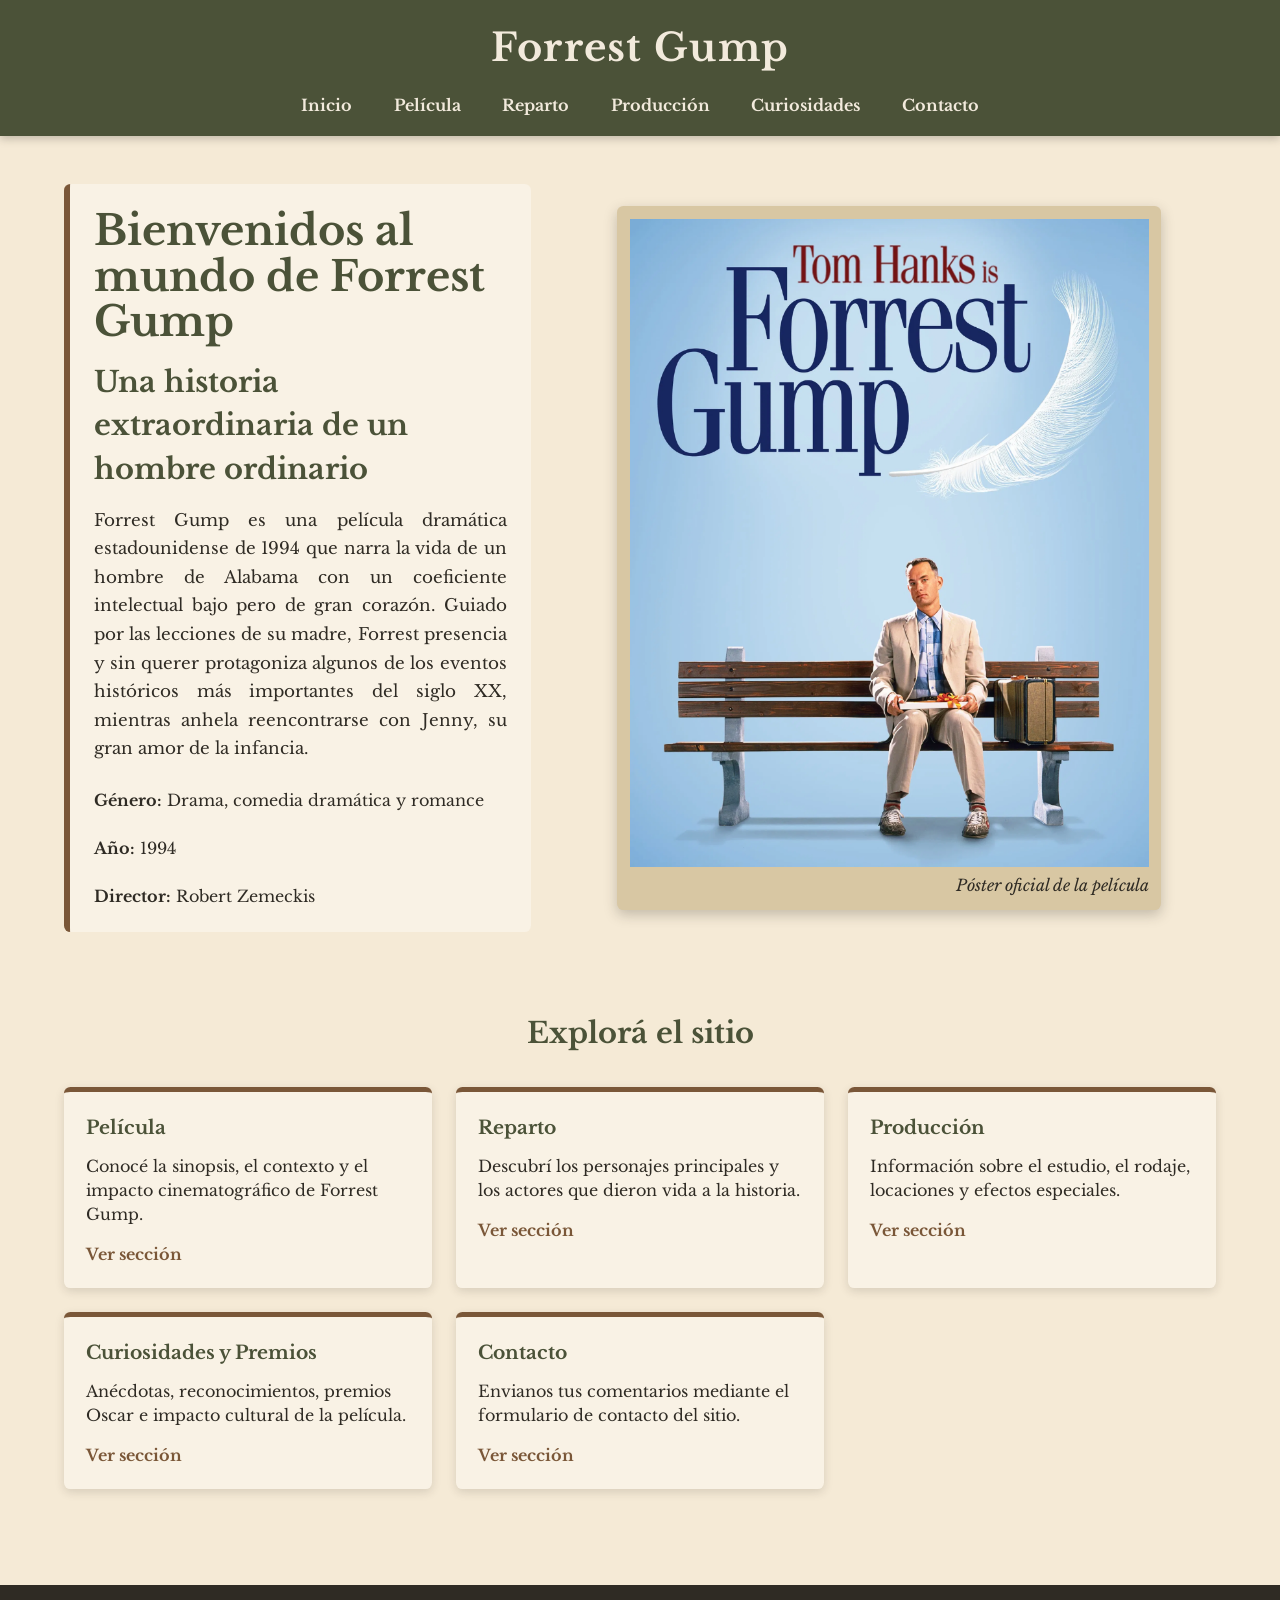
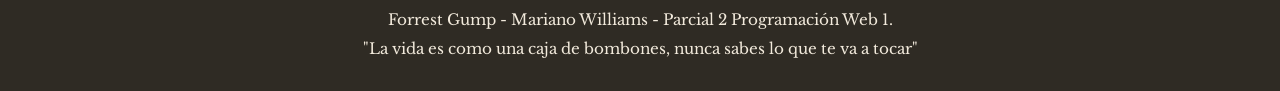
<file: index.html>
<!DOCTYPE html>
<html lang="es">

<head>
    <meta charset="UTF-8">
    <meta name="viewport" content="width=device-width, initial-scale=1.0">
    <title>Forrest Gump - Inicio</title>
    <link rel="icon" type="image/png" href="media/imagenes/favicon.png">
    <link rel="preconnect" href="https://fonts.googleapis.com">
    <link rel="preconnect" href="https://fonts.gstatic.com" crossorigin>
    <link href="https://fonts.googleapis.com/css2?family=Libre+Baskerville:ital,wght@0,400;0,700;1,400&display=swap"
        rel="stylesheet">
    <link rel="stylesheet" href="css/styles.css">
    <link rel="stylesheet" href="css/home.css">
</head>

<body>
    <header>
        <div class="header-contenedor">
            <a href="index.html" class="nombre">Forrest Gump</a>
            <input type="checkbox" id="menu-toggle" class="menu-toggle">

            <label for="menu-toggle" class="menu-boton">☰</label>
            <!--queria mover el cosito de hamburguesa a la izquierda pero no me dio el tiempo, para el final arreglo esto y hago el menu hamburguesa mas coqueto, pero por ahora tenia que enfocarme en entregar a tiempo -->
            <nav>
                <ul>
                    <li><a href="index.html">Inicio</a></li>
                    <li><a href="pelicula.html">Película</a></li>
                    <li><a href="reparto.html">Reparto</a></li>
                    <li><a href="produccion.html">Producción</a></li>
                    <li><a href="curiosidades.html">Curiosidades</a></li>
                    <li><a href="contacto.html">Contacto</a></li>
                </ul>
            </nav>
        </div>
    </header>

    <main>
        <section class="portada">
            <div class="contenedor portada-contenido">
                <article class="portada-texto">
                    <h1 class="tituloPrincipal">Bienvenidos al mundo de Forrest Gump</h1>

                    <h2 class="tituloSeccion">Una historia extraordinaria de un hombre ordinario</h2>

                    <p class="texto-largo textoJustificado">
                        Forrest Gump es una película dramática estadounidense de 1994 que narra la vida de un hombre de
                        Alabama
                        con un coeficiente intelectual bajo pero de gran corazón. Guiado por las lecciones de su madre,
                        Forrest presencia y sin querer protagoniza algunos de los eventos históricos más importantes del
                        siglo XX,
                        mientras anhela reencontrarse con Jenny, su gran amor de la infancia.
                    </p>

                    <p><strong><br>Género:</strong> Drama, comedia dramática y romance</p>
                    <p><strong><br>Año:</strong> 1994</p>
                    <p><strong><br>Director:</strong> Robert Zemeckis</p>
                </article>

                <figure class="portada-imagen">
                    <img src="media/imagenes/forrest-gump-poster.jpg" alt="Póster oficial de Forrest Gump">
                    <figcaption>Póster oficial de la película</figcaption>
                </figure>
            </div>
        </section>

        <section class="accesos">
            <div class="contenedor">
                <h2 class="tituloSeccion">Explorá el sitio</h2>

                <div class="tarjetas">
                    <article>
                        <h3>Película</h3>
                        <p>Conocé la sinopsis, el contexto y el impacto cinematográfico de Forrest Gump.</p>
                        <a href="pelicula.html">Ver sección</a>
                    </article>

                    <article>
                        <h3>Reparto</h3>
                        <p>Descubrí los personajes principales y los actores que dieron vida a la historia.</p>
                        <a href="reparto.html">Ver sección</a>
                    </article>

                    <article>
                        <h3>Producción</h3>
                        <p>Información sobre el estudio, el rodaje, locaciones y efectos especiales.</p>
                        <a href="produccion.html">Ver sección</a>
                    </article>

                    <article>
                        <h3>Curiosidades y Premios</h3>
                        <p>Anécdotas, reconocimientos, premios Oscar e impacto cultural de la película.</p>
                        <a href="curiosidades.html">Ver sección</a>
                    </article>

                    <article>
                        <h3>Contacto</h3>
                        <p>Envianos tus comentarios mediante el formulario de contacto del sitio.</p>
                        <a href="contacto.html">Ver sección</a>
                    </article>
                </div>
            </div>
        </section>
    </main>
    <footer>
        <p> Forrest Gump - Mariano Williams - Parcial 2 Programación Web 1.</p>
        <p>"La vida es como una caja de bombones, nunca sabes lo que te va a tocar"</p>
    </footer>

</body>

</html>
</file>
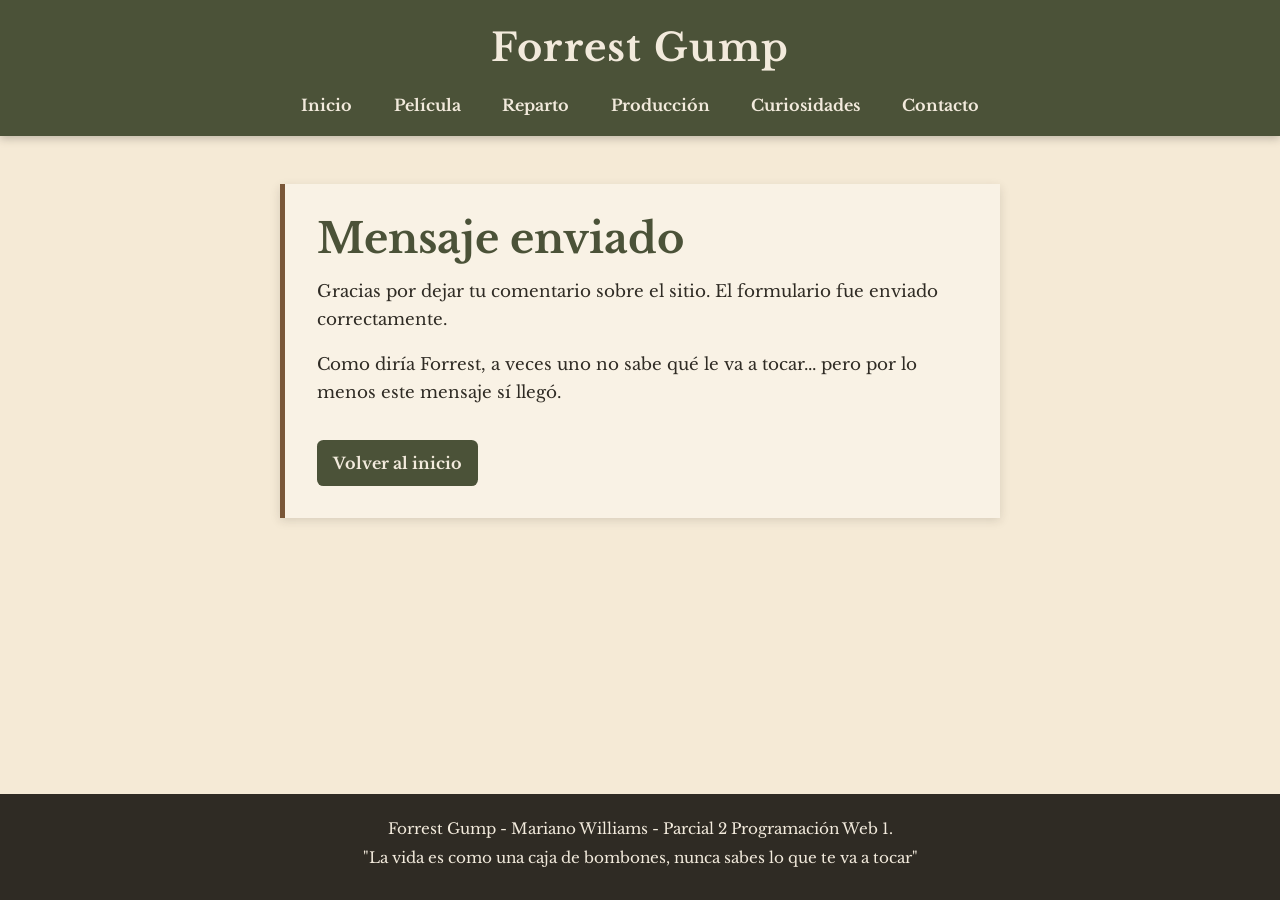
<file: confirmacion.html>
<!DOCTYPE html>
<html lang="es">

<head>
    <meta charset="UTF-8">
    <meta name="viewport" content="width=device-width, initial-scale=1.0">
    <title>Mensaje enviado - Forrest Gump</title>
    <link rel="icon" href="media/imagenes/favicon.png">

    <link rel="preconnect" href="https://fonts.googleapis.com">
    <link rel="preconnect" href="https://fonts.gstatic.com" crossorigin>
    <link href="https://fonts.googleapis.com/css2?family=Libre+Baskerville:ital,wght@0,400;0,700;1,400&display=swap"
        rel="stylesheet">

    <link rel="stylesheet" href="css/styles.css">
    <link rel="stylesheet" href="css/contacto.css">
</head>

<body>
    <header>
        <div class="header-contenedor">
            <a href="index.html" class="nombre">Forrest Gump</a>

            <input type="checkbox" id="menu-toggle" class="menu-toggle">
            <label for="menu-toggle" class="menu-boton">☰</label>

            <nav>
                <ul>
                    <li><a href="index.html">Inicio</a></li>
                    <li><a href="pelicula.html">Película</a></li>
                    <li><a href="reparto.html">Reparto</a></li>
                    <li><a href="produccion.html">Producción</a></li>
                    <li><a href="curiosidades.html">Curiosidades</a></li>
                    <li><a href="contacto.html">Contacto</a></li>
                </ul>
            </nav>
        </div>
    </header>

    <main>
        <section class="confirmacion">
            <div class="contenedor">
                <article class="mensaje-confirmacion">
                    <h1 class="tituloPrincipal">Mensaje enviado</h1>

                    <p class="texto-largo">
                        Gracias por dejar tu comentario sobre el sitio. El formulario fue enviado correctamente.
                    </p>

                    <p class="texto-largo">
                        Como diría Forrest, a veces uno no sabe qué le va a tocar... pero por lo menos este mensaje sí
                        llegó.
                    </p>

                    <a href="index.html" class="boton-volver">Volver al inicio</a>
                </article>
            </div>
        </section>
    </main>

    <footer>
        <div class="contenedor">
            <p>Forrest Gump - Mariano Williams - Parcial 2 Programación Web 1.</p>
            <p>"La vida es como una caja de bombones, nunca sabes lo que te va a tocar"</p>
        </div>
    </footer>
</body>

</html>
</file>
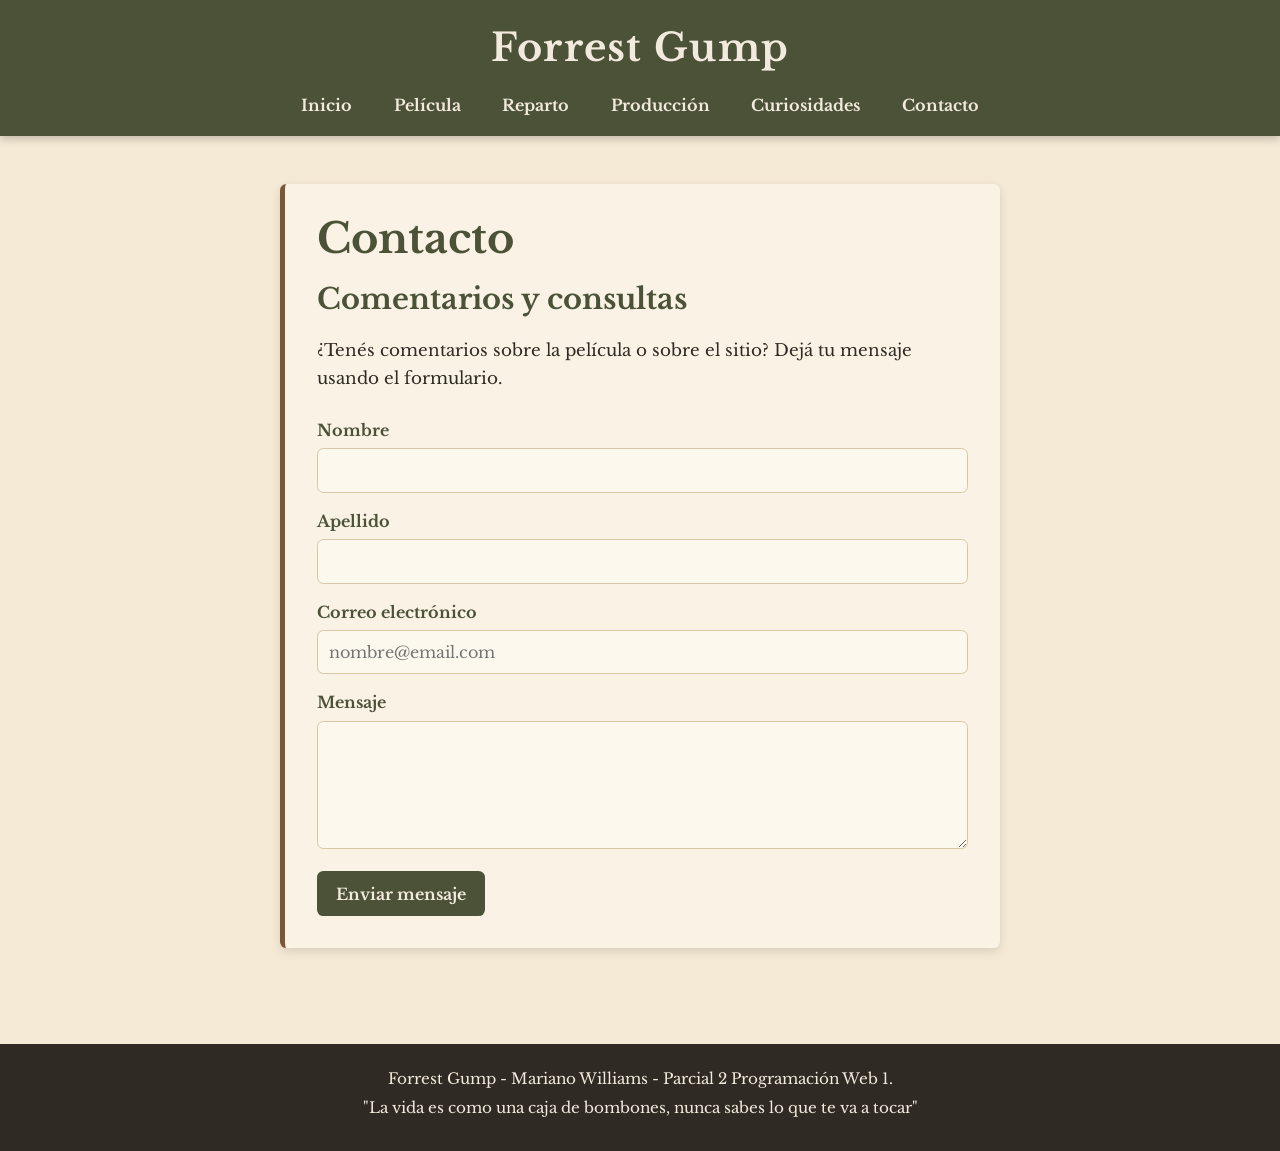
<file: contacto.html>
<!DOCTYPE html>
<html lang="es">

<head>
    <meta charset="UTF-8">
    <meta name="viewport" content="width=device-width, initial-scale=1.0">
    <title>Contacto - Forrest Gump</title>
    <link rel="icon" href="media/imagenes/favicon.png">

    <link rel="preconnect" href="https://fonts.googleapis.com">
    <link rel="preconnect" href="https://fonts.gstatic.com" crossorigin>
    <link href="https://fonts.googleapis.com/css2?family=Libre+Baskerville:ital,wght@0,400;0,700;1,400&display=swap"
        rel="stylesheet">

    <link rel="stylesheet" href="css/styles.css">
    <link rel="stylesheet" href="css/contacto.css">
</head>

<body>
    <header>
        <div class="header-contenedor">
            <a href="index.html" class="nombre">Forrest Gump</a>

            <input type="checkbox" id="menu-toggle" class="menu-toggle">
            <label for="menu-toggle" class="menu-boton">☰</label>

            <nav>
                <ul>
                    <li><a href="index.html">Inicio</a></li>
                    <li><a href="pelicula.html">Película</a></li>
                    <li><a href="reparto.html">Reparto</a></li>
                    <li><a href="produccion.html">Producción</a></li>
                    <li><a href="curiosidades.html">Curiosidades</a></li>
                    <li><a href="contacto.html">Contacto</a></li>
                </ul>
            </nav>
        </div>
    </header> <!--same old same old-->

    <main>
        <section class="contacto">
            <div class="contenedor">
                <article class="caja-contacto">
                    <h1 class="tituloPrincipal">Contacto</h1>

                    <h2 class="tituloSeccion">Comentarios y consultas</h2>

                    <p class="texto-largo">
                        ¿Tenés comentarios sobre la película o sobre el sitio? Dejá tu mensaje usando el formulario.
                    </p>

                    <form action="confirmacion.html" method="get">
                        <div class="campo-formulario">
                            <label for="nombre">Nombre</label>
                            <input type="text" id="nombre" name="nombre" required autocomplete="off">
                        </div>

                        <div class="campo-formulario">
                            <label for="apellido">Apellido</label>
                            <input type="text" id="apellido" name="apellido" required autocomplete="off">
                        </div>

                        <div class="campo-formulario">
                            <label for="correo">Correo electrónico</label>
                            <input type="email" id="correo" name="correo" required placeholder="nombre@email.com">
                        </div>

                        <div class="campo-formulario">
                            <label for="mensaje">Mensaje</label>
                            <textarea id="mensaje" name="mensaje" required></textarea>
                        </div>

                        <input type="submit" value="Enviar mensaje" class="boton-enviar">
                    </form>
                </article>
            </div>
        </section>
    </main>

    <footer>
        <div class="contenedor">
            <p>Forrest Gump - Mariano Williams - Parcial 2 Programación Web 1.</p>
            <p>"La vida es como una caja de bombones, nunca sabes lo que te va a tocar"</p>
        </div>
    </footer>
</body>

</html>
</file>
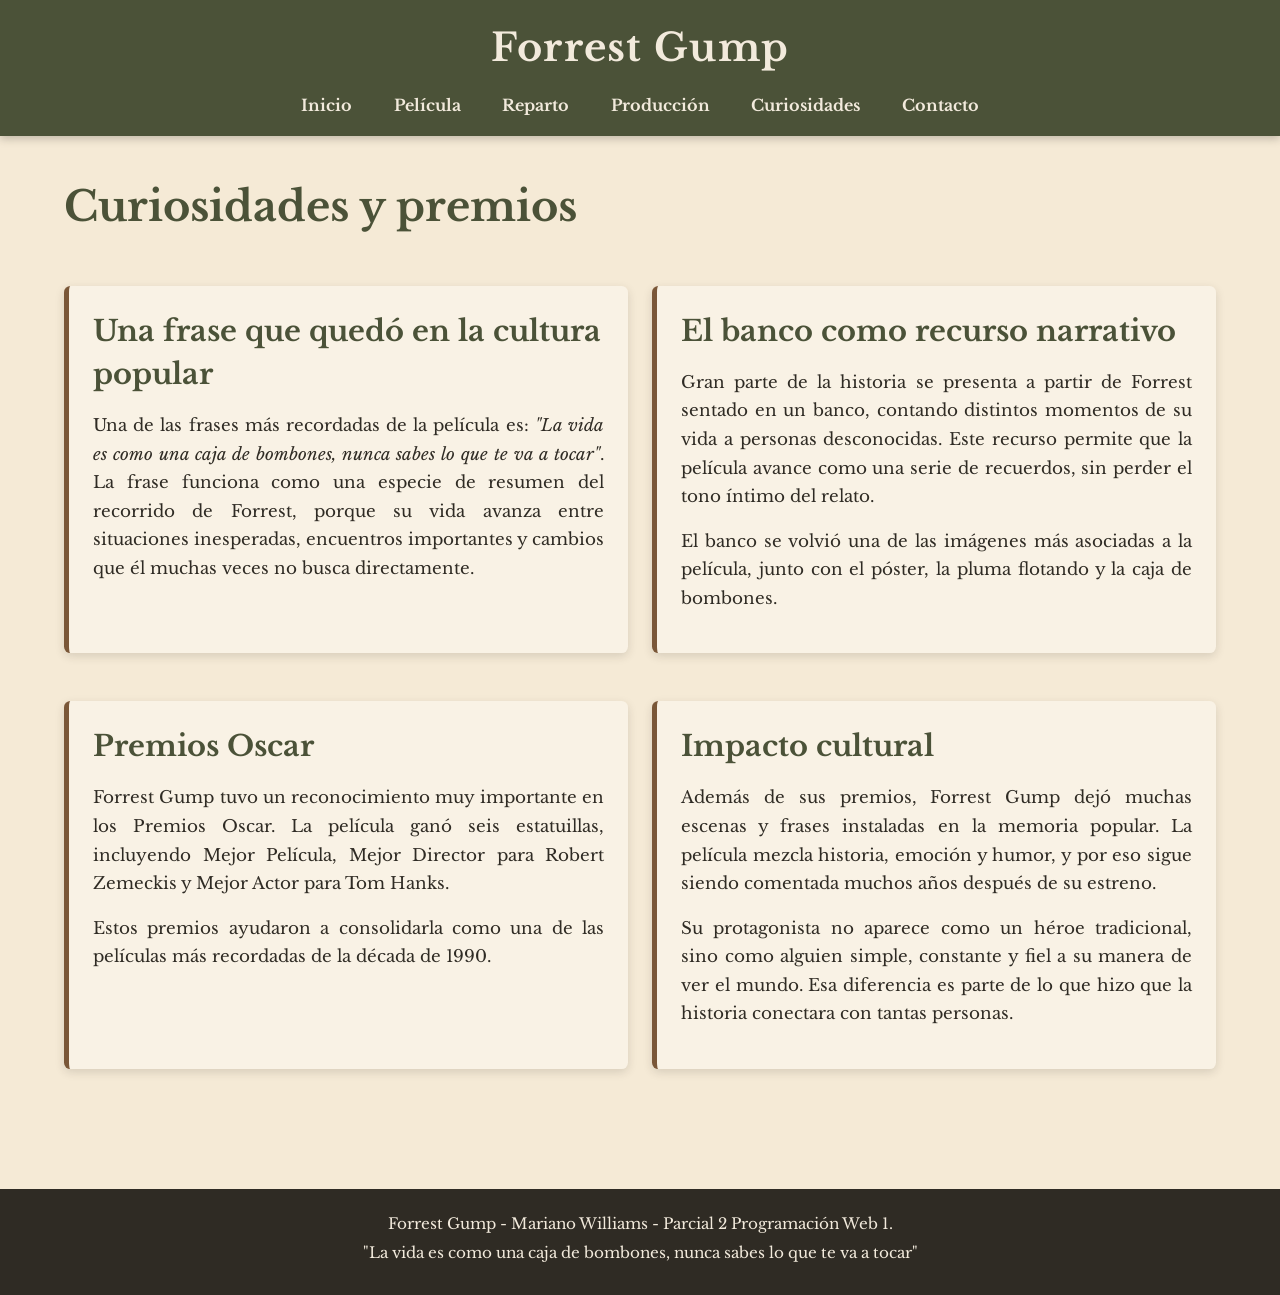
<file: curiosidades.html>
<!DOCTYPE html>
<html lang="es">
<head>
    <meta charset="UTF-8">
    <meta name="viewport" content="width=device-width, initial-scale=1.0">
    <title>Curiosidades y premios - Forrest Gump</title>
    <link rel="icon" href="media/imagenes/favicon.png">

    <link rel="preconnect" href="https://fonts.googleapis.com">
    <link rel="preconnect" href="https://fonts.gstatic.com" crossorigin>
    <link href="https://fonts.googleapis.com/css2?family=Libre+Baskerville:ital,wght@0,400;0,700;1,400&display=swap" rel="stylesheet">

    <link rel="stylesheet" href="css/styles.css">
    <link rel="stylesheet" href="css/pages.css">
</head>

<body>
    <header>
        <div class="header-contenedor">
            <a href="index.html" class="nombre">Forrest Gump</a>

            <input type="checkbox" id="menu-toggle" class="menu-toggle">
            <label for="menu-toggle" class="menu-boton">☰</label>

            <nav>
                <ul>
                    <li><a href="index.html">Inicio</a></li>
                    <li><a href="pelicula.html">Película</a></li>
                    <li><a href="reparto.html">Reparto</a></li>
                    <li><a href="produccion.html">Producción</a></li>
                    <li><a href="curiosidades.html">Curiosidades</a></li>
                    <li><a href="contacto.html">Contacto</a></li>
                </ul>
            </nav>
        </div>
    </header>

    <main>
        <section class="pagina-interna pagina-columnas">
            <div class="contenedor">
                <h1 class="tituloPrincipal">Curiosidades y premios</h1>

                <article class="bloque-pagina">
                    <h2 class="tituloSeccion">Una frase que quedó en la cultura popular</h2>

                    <p class="texto-largo textoJustificado">
                        Una de las frases más recordadas de la película es:
                        <em>"La vida es como una caja de bombones, nunca sabes lo que te va a tocar"</em>.
                        La frase funciona como una especie de resumen del recorrido de Forrest, porque su vida avanza
                        entre situaciones inesperadas, encuentros importantes y cambios que él muchas veces no busca
                        directamente.
                    </p>
                </article>

                <article class="bloque-pagina">
                    <h2 class="tituloSeccion">El banco como recurso narrativo</h2>

                    <p class="texto-largo textoJustificado">
                        Gran parte de la historia se presenta a partir de Forrest sentado en un banco, contando
                        distintos momentos de su vida a personas desconocidas. Este recurso permite que la película
                        avance como una serie de recuerdos, sin perder el tono íntimo del relato.
                    </p>

                    <p class="texto-largo textoJustificado">
                        El banco se volvió una de las imágenes más asociadas a la película, junto con el póster,
                        la pluma flotando y la caja de bombones.
                    </p>
                </article>

                <article class="bloque-pagina">
                    <h2 class="tituloSeccion">Premios Oscar</h2>

                    <p class="texto-largo textoJustificado">
                        Forrest Gump tuvo un reconocimiento muy importante en los Premios Oscar. La película ganó
                        seis estatuillas, incluyendo Mejor Película, Mejor Director para Robert Zemeckis y Mejor Actor
                        para Tom Hanks.
                    </p>

                    <p class="texto-largo textoJustificado">
                        Estos premios ayudaron a consolidarla como una de las películas más recordadas de la década
                        de 1990.
                    </p>
                </article>

                <article class="bloque-pagina">
                    <h2 class="tituloSeccion">Impacto cultural</h2>

                    <p class="texto-largo textoJustificado">
                        Además de sus premios, Forrest Gump dejó muchas escenas y frases instaladas en la memoria
                        popular. La película mezcla historia, emoción y humor, y por eso sigue siendo comentada
                        muchos años después de su estreno.
                    </p>

                    <p class="texto-largo textoJustificado">
                        Su protagonista no aparece como un héroe tradicional, sino como alguien simple, constante y
                        fiel a su manera de ver el mundo. Esa diferencia es parte de lo que hizo que la historia
                        conectara con tantas personas.
                    </p>
                </article>
            </div>
        </section>
    </main>
    <!-- Esta sección fue diagramarla, pensar donde aplicar los css, y copiar y pegar textitos nada mas, posible lugar para mejorar en la version final.-->

    <footer>
        <div class="contenedor">
            <p>Forrest Gump - Mariano Williams - Parcial 2 Programación Web 1.</p>
            <p>"La vida es como una caja de bombones, nunca sabes lo que te va a tocar"</p>
        </div>
    </footer>
</body>
</html>
</file>
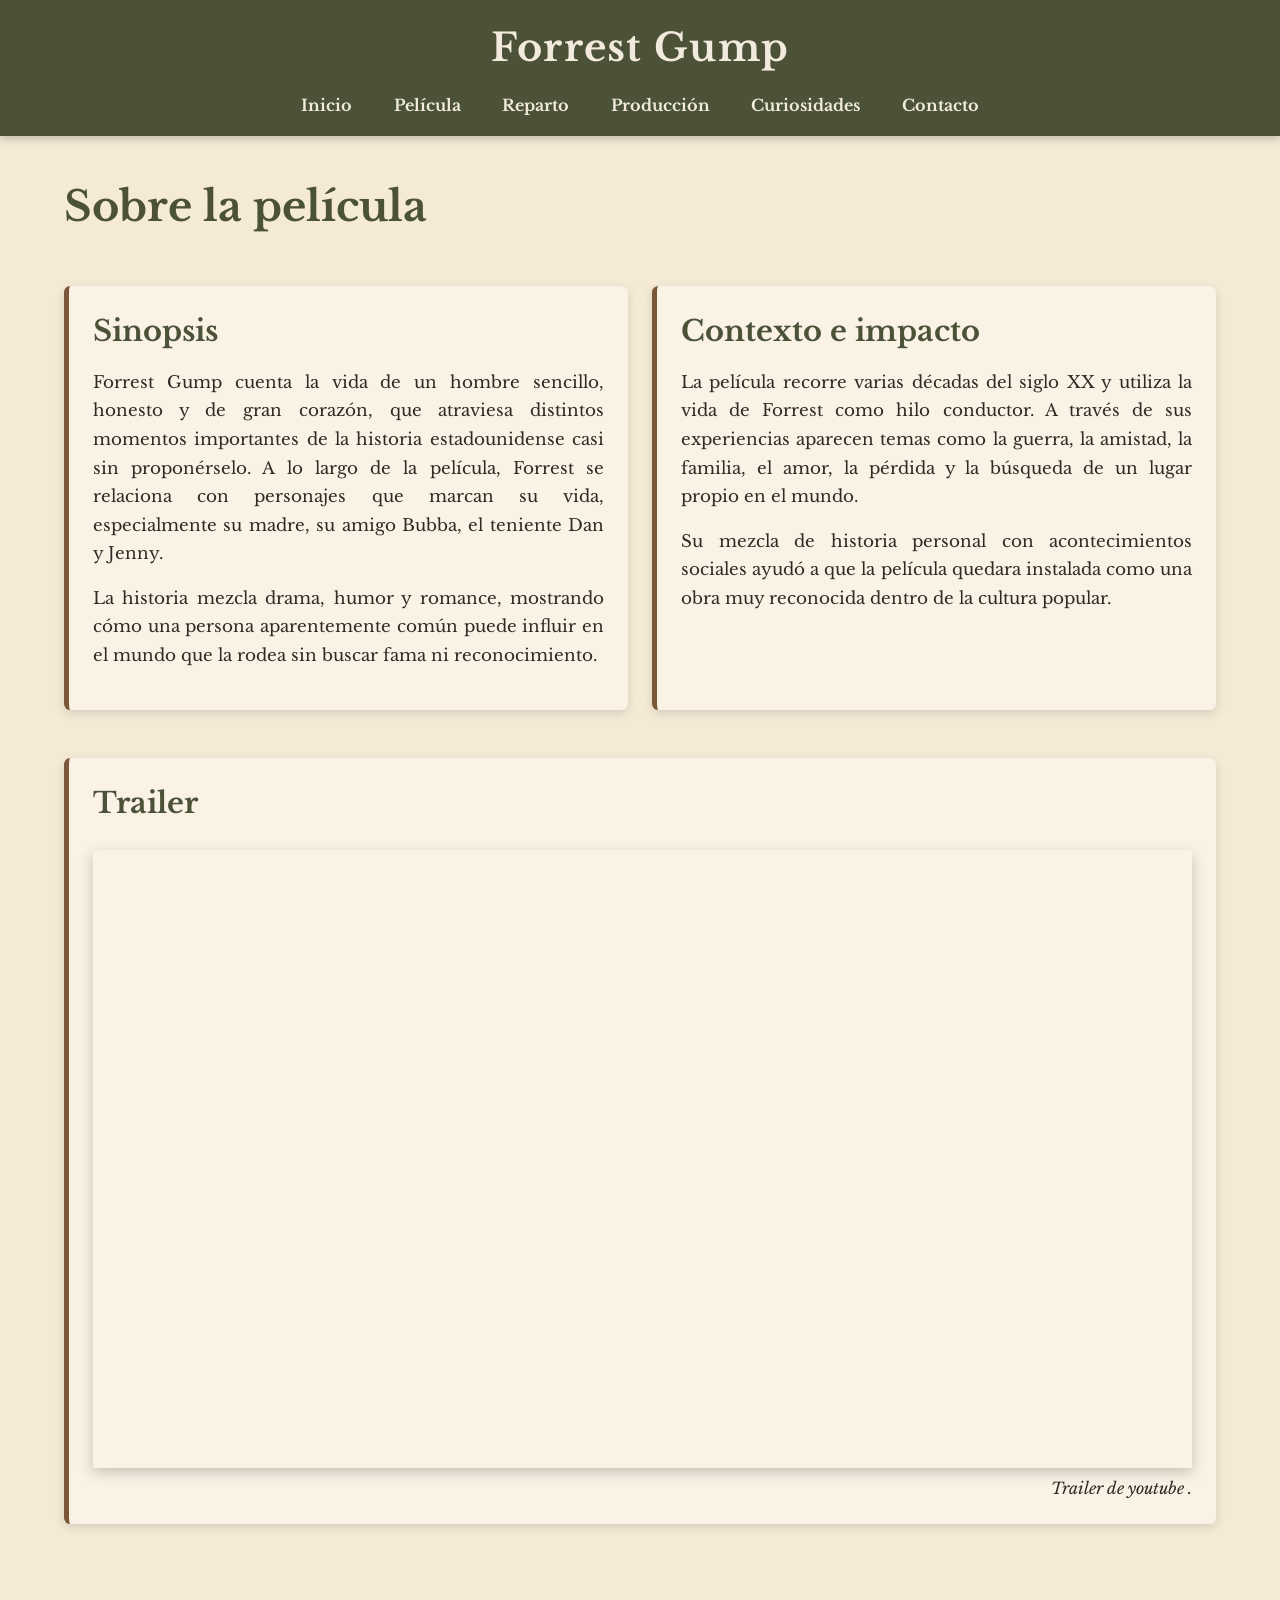
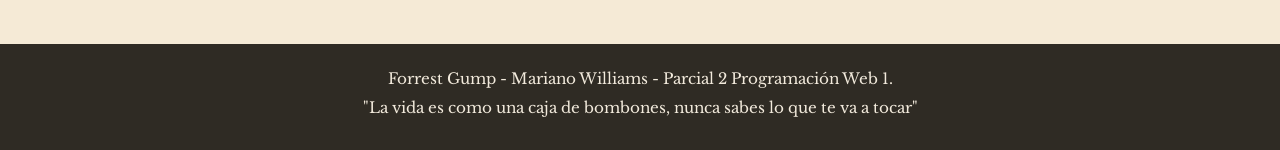
<file: pelicula.html>
<!DOCTYPE html>
<html lang="es">

<head>
    <meta charset="UTF-8">
    <meta name="viewport" content="width=device-width, initial-scale=1.0">
    <title>Película - Forrest Gump</title>
    <link rel="icon" href="media/imagenes/favicon.png">

    <link rel="preconnect" href="https://fonts.googleapis.com">
    <link rel="preconnect" href="https://fonts.gstatic.com" crossorigin>
    <link href="https://fonts.googleapis.com/css2?family=Libre+Baskerville:ital,wght@0,400;0,700;1,400&display=swap"
        rel="stylesheet">

    <link rel="stylesheet" href="css/styles.css">
    <link rel="stylesheet" href="css/pages.css">
</head>

<body>
    <header>
        <div class="header-contenedor">
            <a href="index.html" class="nombre">Forrest Gump</a>

            <input type="checkbox" id="menu-toggle" class="menu-toggle">
            <label for="menu-toggle" class="menu-boton">☰</label>

            <nav>
                <ul>
                    <li><a href="index.html">Inicio</a></li>
                    <li><a href="pelicula.html">Película</a></li>
                    <li><a href="reparto.html">Reparto</a></li>
                    <li><a href="produccion.html">Producción</a></li>
                    <li><a href="curiosidades.html">Curiosidades</a></li>
                    <li><a href="contacto.html">Contacto</a></li>
                </ul>
            </nav>
        </div>
    </header>

    <main>
        <section class="pagina-interna pagina-columnas">
            <div class="contenedor">
                <h1 class="tituloPrincipal">Sobre la película</h1>

                <article class="bloque-pagina">
                    <h2 class="tituloSeccion">Sinopsis</h2>

                    <p class="texto-largo textoJustificado">
                        Forrest Gump cuenta la vida de un hombre sencillo, honesto y de gran corazón, que atraviesa
                        distintos momentos importantes de la historia estadounidense casi sin proponérselo. A lo largo
                        de la película, Forrest se relaciona con personajes que marcan su vida, especialmente su madre,
                        su amigo Bubba, el teniente Dan y Jenny.
                    </p>

                    <p class="texto-largo textoJustificado">
                        La historia mezcla drama, humor y romance, mostrando cómo una persona aparentemente común
                        puede influir en el mundo que la rodea sin buscar fama ni reconocimiento.
                    </p>
                </article>

                <article class="bloque-pagina">
                    <h2 class="tituloSeccion">Contexto e impacto</h2>

                    <p class="texto-largo textoJustificado">
                        La película recorre varias décadas del siglo XX y utiliza la vida de Forrest como hilo
                        conductor.
                        A través de sus experiencias aparecen temas como la guerra, la amistad, la familia, el amor,
                        la pérdida y la búsqueda de un lugar propio en el mundo.
                    </p>

                    <p class="texto-largo textoJustificado">
                        Su mezcla de historia personal con acontecimientos sociales ayudó a que la película quedara
                        instalada como una obra muy reconocida dentro de la cultura popular.
                    </p>
                </article>

                <article class="bloque-pagina  bloque-ancho">
                    <h2 class="tituloSeccion">Trailer</h2>

                    <figure class="video-pelicula">
                        <iframe src="https://www.youtube.com/embed/bLvqoHBptjg?si=X9S2nrfZeHVzD0ck"
                            title="Trailer de Forrest Gump" frameborder="0"
                            allow="accelerometer; autoplay; clipboard-write; encrypted-media; gyroscope; picture-in-picture; web-share"
                            referrerpolicy="strict-origin-when-cross-origin" allowfullscreen>
                        </iframe>

                        <figcaption> <em>Trailer de youtube .</em></figcaption>
                    </figure>
                </article>
            </div>
        </section>
    </main>

    <footer>
        <div class="contenedor">
            <p>Forrest Gump - Mariano Williams - Parcial 2 Programación Web 1.</p>
            <p>"La vida es como una caja de bombones, nunca sabes lo que te va a tocar"</p>
        </div>
    </footer>
</body>

</html>
</file>
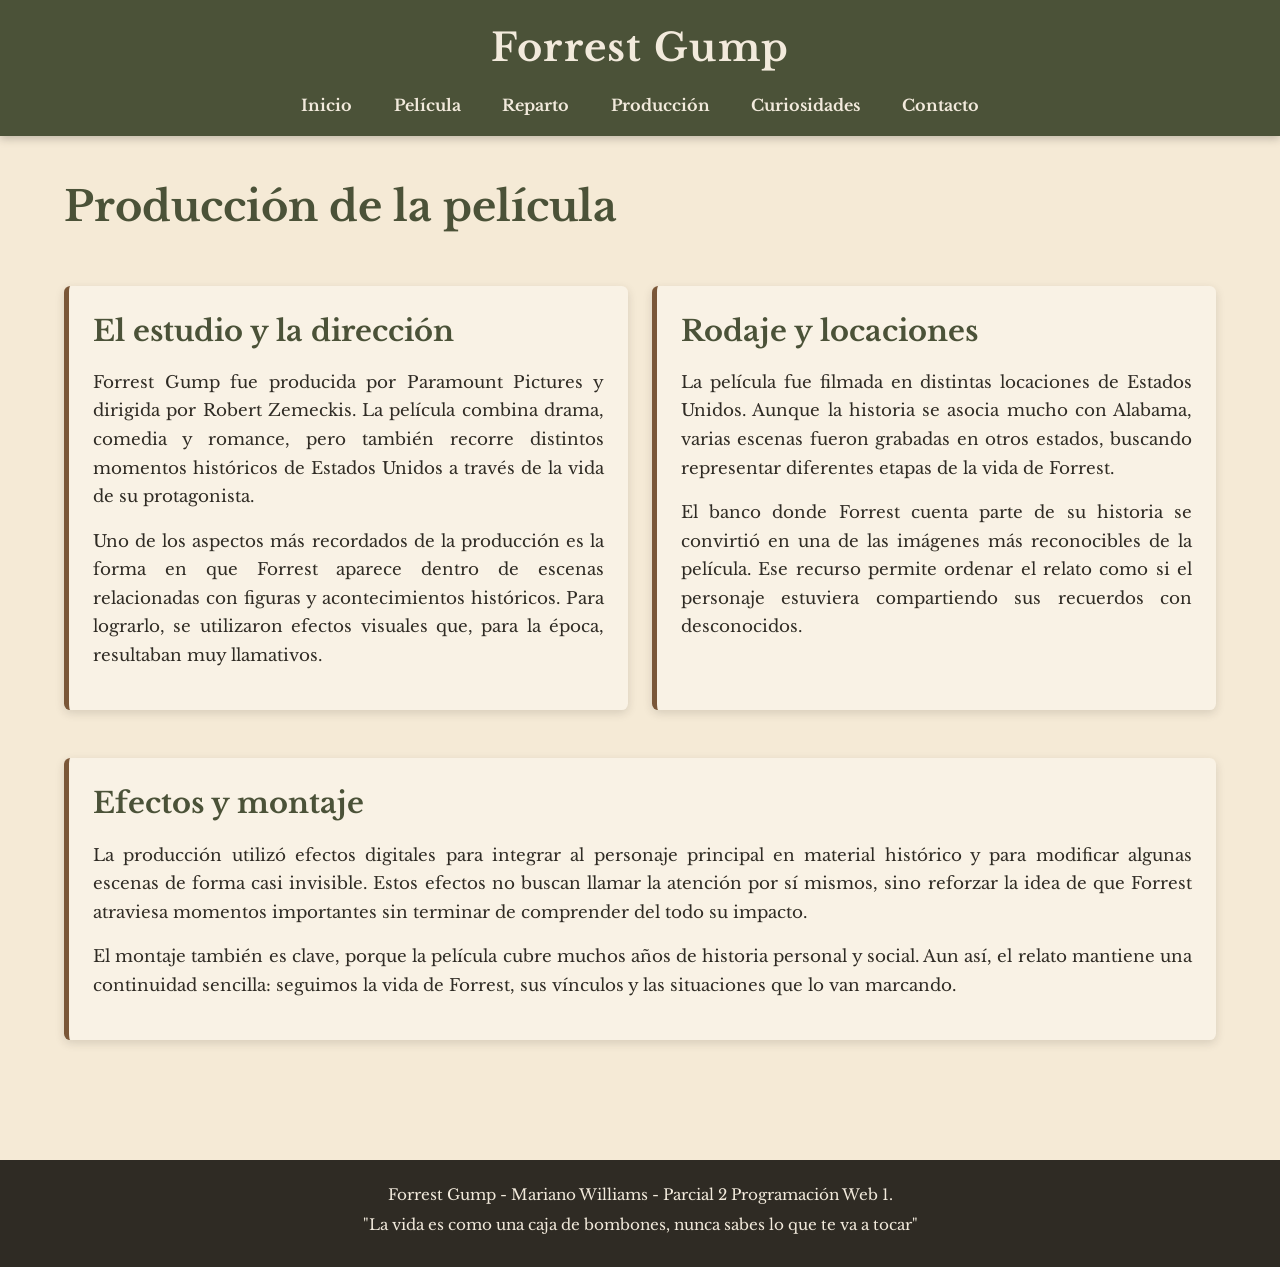
<file: produccion.html>
<!DOCTYPE html>
<html lang="es">

<head>
    <meta charset="UTF-8">
    <meta name="viewport" content="width=device-width, initial-scale=1.0">
    <title>Producción - Forrest Gump</title>
    <link rel="icon" href="media/imagenes/favicon.png">
    <link rel="preconnect" href="https://fonts.googleapis.com">
    <link rel="preconnect" href="https://fonts.gstatic.com" crossorigin>
    <link href="https://fonts.googleapis.com/css2?family=Libre+Baskerville:ital,wght@0,400;0,700;1,400&display=swap"
        rel="stylesheet">
    <link rel="stylesheet" href="css/styles.css">
    <link rel="stylesheet" href="css/pages.css">
</head>

<body>
    <header>
        <div class="header-contenedor">
            <a href="index.html" class="nombre">Forrest Gump</a>
            <input type="checkbox" id="menu-toggle" class="menu-toggle">
            <label for="menu-toggle" class="menu-boton">☰</label>

            <nav>
                <ul>
                    <li><a href="index.html">Inicio</a></li>
                    <li><a href="pelicula.html">Película</a></li>
                    <li><a href="reparto.html">Reparto</a></li>
                    <li><a href="produccion.html">Producción</a></li>
                    <li><a href="curiosidades.html">Curiosidades</a></li>
                    <li><a href="contacto.html">Contacto</a></li>
                </ul>
            </nav>
        </div>
    </header>

    <main>
        <section class="pagina-interna pagina-columnas">
            <div class="contenedor">
                <h1 class="tituloPrincipal">Producción de la película</h1>

                <article class="bloque-pagina">
                    <h2 class="tituloSeccion">El estudio y la dirección</h2>

                    <p class="texto-largo textoJustificado">
                        Forrest Gump fue producida por Paramount Pictures y dirigida por Robert Zemeckis.
                        La película combina drama, comedia y romance, pero también recorre distintos momentos
                        históricos de Estados Unidos a través de la vida de su protagonista.
                    </p>

                    <p class="texto-largo textoJustificado">
                        Uno de los aspectos más recordados de la producción es la forma en que Forrest aparece
                        dentro de escenas relacionadas con figuras y acontecimientos históricos. Para lograrlo,
                        se utilizaron efectos visuales que, para la época, resultaban muy llamativos.
                    </p>
                </article>

                <article class="bloque-pagina">
                    <h2 class="tituloSeccion">Rodaje y locaciones</h2>

                    <p class="texto-largo textoJustificado">
                        La película fue filmada en distintas locaciones de Estados Unidos. Aunque la historia
                        se asocia mucho con Alabama, varias escenas fueron grabadas en otros estados, buscando
                        representar diferentes etapas de la vida de Forrest.
                    </p>

                    <p class="texto-largo textoJustificado">
                        El banco donde Forrest cuenta parte de su historia se convirtió en una de las imágenes
                        más reconocibles de la película. Ese recurso permite ordenar el relato como si el personaje
                        estuviera compartiendo sus recuerdos con desconocidos.
                    </p>
                </article>

                <article class="bloque-pagina bloque-ancho">
                    <h2 class="tituloSeccion">Efectos y montaje</h2>

                    <p class="texto-largo textoJustificado">
                        La producción utilizó efectos digitales para integrar al personaje principal en material
                        histórico y para modificar algunas escenas de forma casi invisible. Estos efectos no buscan
                        llamar la atención por sí mismos, sino reforzar la idea de que Forrest atraviesa momentos
                        importantes sin terminar de comprender del todo su impacto.
                    </p>

                    <p class="texto-largo textoJustificado">
                        El montaje también es clave, porque la película cubre muchos años de historia personal y
                        social. Aun así, el relato mantiene una continuidad sencilla: seguimos la vida de Forrest,
                        sus vínculos y las situaciones que lo van marcando.
                    </p>
                </article>
            </div>
        </section>
    </main>

    <footer>
        <div class="contenedor">
            <p>Forrest Gump - Mariano Williams - Parcial 2 Programación Web 1.</p>
            <p>"La vida es como una caja de bombones, nunca sabes lo que te va a tocar"</p>
        </div>
    </footer>
</body>

</html>
</file>
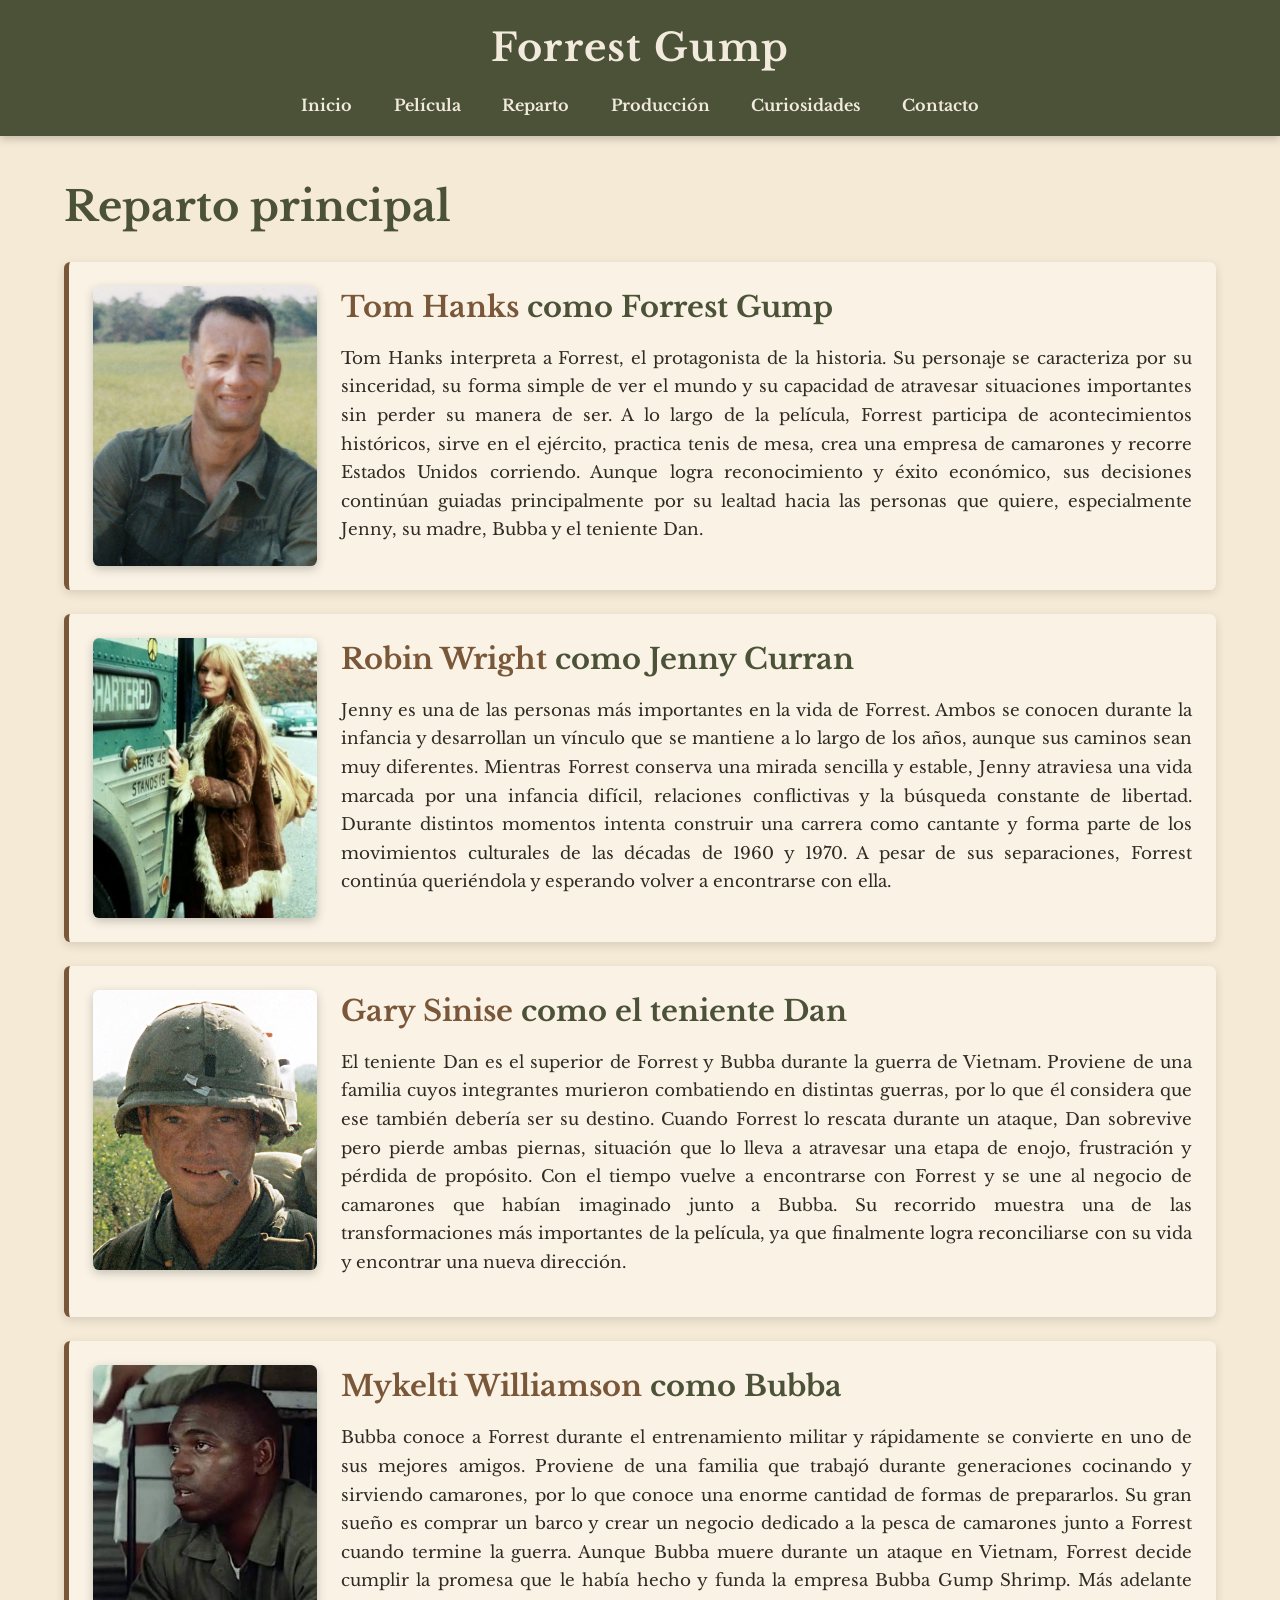
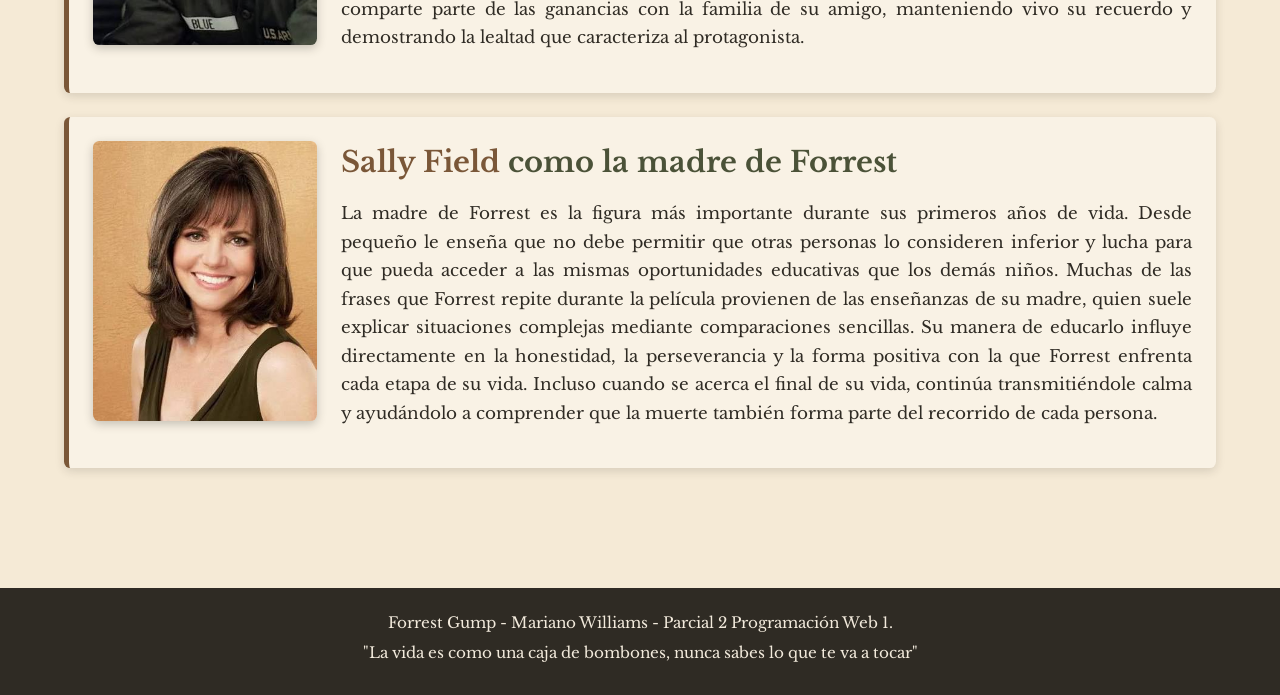
<file: reparto.html>
<!DOCTYPE html>
<html lang="es">

<head>
    <meta charset="UTF-8">
    <meta name="viewport" content="width=device-width, initial-scale=1.0">
    <title>Reparto - Forrest Gump</title>
    <link rel="icon" href="media/imagenes/favicon.png">

    <link rel="preconnect" href="https://fonts.googleapis.com">
    <link rel="preconnect" href="https://fonts.gstatic.com" crossorigin>
    <link href="https://fonts.googleapis.com/css2?family=Libre+Baskerville:ital,wght@0,400;0,700;1,400&display=swap"
        rel="stylesheet">

    <link rel="stylesheet" href="css/styles.css">
    <link rel="stylesheet" href="css/pages.css">
</head>

<body>
    <header>
        <div class="header-contenedor">
            <a href="index.html" class="nombre">Forrest Gump</a>

            <input type="checkbox" id="menu-toggle" class="menu-toggle">
            <label for="menu-toggle" class="menu-boton">☰</label>

            <nav>
                <ul>
                    <li><a href="index.html">Inicio</a></li>
                    <li><a href="pelicula.html">Película</a></li>
                    <li><a href="reparto.html">Reparto</a></li>
                    <li><a href="produccion.html">Producción</a></li>
                    <li><a href="curiosidades.html">Curiosidades</a></li>
                    <li><a href="contacto.html">Contacto</a></li>
                </ul>
            </nav>
        </div>
    </header>

    <main>
        <section class="pagina-interna">
            <div class="contenedor">
                <h1 class="tituloPrincipal">Reparto principal</h1>

                <article class="bloque-pagina tarjeta-reparto">

                    <figure class="imagen-reparto">
                        <img src="media/imagenes/reparto/forrest.jpg" alt="Forrest Gump interpretado por Tom Hanks">
                    </figure>

                    <div class="info-reparto">
                        <h2 class="tituloSeccion">
                            <a href="https://es.wikipedia.org/wiki/Tom_Hanks" target="_blank">
                                Tom Hanks
                            </a>
                            como Forrest Gump
                        </h2>

                        <input type="checkbox" id="ver-forrest" class="ver-mas-control">
                        <p class="texto-largo textoJustificado texto-extra">
                            Tom Hanks interpreta a Forrest, el protagonista de la historia. Su personaje se caracteriza
                            por su sinceridad, su forma simple de ver el mundo y su capacidad de atravesar situaciones
                            importantes sin perder su manera de ser.
                            A lo largo de la película, Forrest participa de acontecimientos históricos, sirve en el
                            ejército,
                            practica tenis de mesa, crea una empresa de camarones y recorre Estados Unidos corriendo.
                            Aunque logra reconocimiento y éxito económico, sus decisiones continúan guiadas
                            principalmente
                            por su lealtad hacia las personas que quiere, especialmente Jenny, su madre, Bubba y el
                            teniente Dan.
                        </p>

                        <label for="ver-forrest" class="ver-mas-boton">
                            <span class="texto-ver-mas">Ver más</span>
                            <span class="texto-ver-menos">Ver menos</span>
                        </label>
                    </div>

                </article>

                <article class="bloque-pagina tarjeta-reparto">

                    <figure class="imagen-reparto">
                        <img src="media/imagenes/reparto/jenny.jpg" alt="Jenny Curran interpretada por Robin Wright">
                    </figure>

                    <div class="info-reparto">
                        <h2 class="tituloSeccion">
                            <a href="https://es.wikipedia.org/wiki/Robin_Wright" target="_blank">
                                Robin Wright
                            </a>
                            como Jenny Curran
                        </h2>

                        <input type="checkbox" id="ver-jenny" class="ver-mas-control">

                        <p class="texto-largo textoJustificado texto-extra">
                            Jenny es una de las personas más importantes en la vida de Forrest. Ambos se conocen durante
                            la infancia y desarrollan un vínculo que se mantiene a lo largo de los años, aunque sus
                            caminos
                            sean muy diferentes. Mientras Forrest conserva una mirada sencilla y estable, Jenny
                            atraviesa
                            una vida marcada por una infancia difícil, relaciones conflictivas y la búsqueda constante
                            de
                            libertad. Durante distintos momentos intenta construir una carrera como cantante y forma
                            parte
                            de los movimientos culturales de las décadas de 1960 y 1970. A pesar de sus separaciones,
                            Forrest continúa queriéndola y esperando volver a encontrarse con ella.
                        </p>

                        <label for="ver-jenny" class="ver-mas-boton">
                            <span class="texto-ver-mas">Ver más</span>
                            <span class="texto-ver-menos">Ver menos</span>
                        </label>
                    </div>

                </article>

                <article class="bloque-pagina tarjeta-reparto">

                    <figure class="imagen-reparto">
                        <img src="media/imagenes/reparto/teniente-dan.jpg"
                            alt="Teniente Dan interpretado por Gary Sinise">
                    </figure>

                    <div class="info-reparto">
                        <h2 class="tituloSeccion">
                            <a href="https://es.wikipedia.org/wiki/Gary_Sinise" target="_blank">
                                Gary Sinise
                            </a>
                            como el teniente Dan
                        </h2>

                        <input type="checkbox" id="ver-dan" class="ver-mas-control">

                        <p class="texto-largo textoJustificado texto-extra">
                            El teniente Dan es el superior de Forrest y Bubba durante la guerra de Vietnam. Proviene de
                            una
                            familia cuyos integrantes murieron combatiendo en distintas guerras, por lo que él considera
                            que
                            ese también debería ser su destino. Cuando Forrest lo rescata durante un ataque, Dan
                            sobrevive
                            pero pierde ambas piernas, situación que lo lleva a atravesar una etapa de enojo,
                            frustración y
                            pérdida de propósito. Con el tiempo vuelve a encontrarse con Forrest y se une al negocio de
                            camarones que habían imaginado junto a Bubba. Su recorrido muestra una de las
                            transformaciones
                            más importantes de la película, ya que finalmente logra reconciliarse con su vida y
                            encontrar
                            una nueva dirección.
                        </p>

                        <label for="ver-dan" class="ver-mas-boton">
                            <span class="texto-ver-mas">Ver más</span>
                            <span class="texto-ver-menos">Ver menos</span>
                        </label>
                    </div>
                </article>

                <article class="bloque-pagina tarjeta-reparto">

                    <figure class="imagen-reparto">
                        <img src="media/imagenes/reparto/bubba.jpg" alt="Bubba interpretado por Mykelti Williamson">
                    </figure>

                    <div class="info-reparto">
                        <h2 class="tituloSeccion">
                            <a href="https://es.wikipedia.org/wiki/Mykelti_Williamson" target="_blank">
                                Mykelti Williamson
                            </a>
                            como Bubba
                        </h2>

                        <input type="checkbox" id="ver-bubba" class="ver-mas-control">

                        <p class="texto-largo textoJustificado texto-extra">
                            Bubba conoce a Forrest durante el entrenamiento militar y rápidamente se convierte en uno de
                            sus
                            mejores amigos. Proviene de una familia que trabajó durante generaciones cocinando y
                            sirviendo
                            camarones, por lo que conoce una enorme cantidad de formas de prepararlos. Su gran sueño es
                            comprar un barco y crear un negocio dedicado a la pesca de camarones junto a Forrest cuando
                            termine la guerra. Aunque Bubba muere durante un ataque en Vietnam, Forrest decide cumplir
                            la
                            promesa que le había hecho y funda la empresa Bubba Gump Shrimp. Más adelante comparte parte
                            de
                            las ganancias con la familia de su amigo, manteniendo vivo su recuerdo y demostrando la
                            lealtad
                            que caracteriza al protagonista.
                        </p>

                        <label for="ver-bubba" class="ver-mas-boton">
                            <span class="texto-ver-mas">Ver más</span>
                            <span class="texto-ver-menos">Ver menos</span>
                        </label>
                    </div>

                </article>

                <article class="bloque-pagina tarjeta-reparto">

                    <figure class="imagen-reparto">
                        <img src="media/imagenes/reparto/madre-forrest.jpg"
                            alt="Madre de Forrest interpretada por Sally Field">
                    </figure>

                    <div class="info-reparto">
                        <h2 class="tituloSeccion">
                            <a href="https://es.wikipedia.org/wiki/Sally_Field" target="_blank">
                                Sally Field
                            </a>
                            como la madre de Forrest
                        </h2>

                        <input type="checkbox" id="ver-madre" class="ver-mas-control">

                        <p class="texto-largo textoJustificado texto-extra">
                            La madre de Forrest es la figura más importante durante sus primeros años de vida. Desde
                            pequeño
                            le enseña que no debe permitir que otras personas lo consideren inferior y lucha para que
                            pueda
                            acceder a las mismas oportunidades educativas que los demás niños. Muchas de las frases que
                            Forrest repite durante la película provienen de las enseñanzas de su madre, quien suele
                            explicar
                            situaciones complejas mediante comparaciones sencillas. Su manera de educarlo influye
                            directamente
                            en la honestidad, la perseverancia y la forma positiva con la que Forrest enfrenta cada
                            etapa de
                            su vida. Incluso cuando se acerca el final de su vida, continúa transmitiéndole calma y
                            ayudándolo
                            a comprender que la muerte también forma parte del recorrido de cada persona.
                        </p>

                        <label for="ver-madre" class="ver-mas-boton">
                            <span class="texto-ver-mas">Ver más</span>
                            <span class="texto-ver-menos">Ver menos</span>
                        </label>
                    </div>

                </article>
            </div>
        </section>
    </main>

    <footer>
        <div class="contenedor">
            <p>Forrest Gump - Mariano Williams - Parcial 2 Programación Web 1.</p>
            <p>"La vida es como una caja de bombones, nunca sabes lo que te va a tocar"</p>
        </div>
    </footer>
</body>

</html>
</file>
<file: css/styles.css>
/* Reset */
    * {
        margin: 0;
        padding: 0;
        box-sizing: border-box;
    }

    /* Estilo general de letra y color */
    body {
        font-family: "Libre Baskerville", Georgia, serif;
        font-weight: 400;
        line-height: 1.5;
        color: #2f2b24;
        background-color: #f5ead6;
        min-height: 100vh;
        display: flex;
        flex-direction: column;
    }

    main {
        flex: 1;
        /*esto lo resolvi con ayuda de chat, te soy sincero, el footer me quedaba levantado y no entendia por que, entonces encontre que poner "min-height 100vh y flex:1 lo resolvia. probablemente fue una clase que no estuve o no estaba al 100%. Perdon*/
    }

    /* Imágenes flexibles */
    img {
        max-width: 100%;
        /* wacho, arreglate al container , a modificar despues en partes espeficicas */
        height: auto;
        /*que mantenga las proporciones que trae, no me importa manejar tan fino el alto por ahora, ya me va a doler cuando haya que hacerlo responsive */
    }

    /* Enlaces  */
    a {
        color: #7a5738;
        text-decoration: none;
    }

    a:hover {
        color: #c65a4a;
        text-decoration: underline;
    }


    .contenedor {
        width: 90%;
        max-width: 75rem;
        margin: 0 auto;
    }

    .texto-largo {
        font-size: 1.05rem;
        line-height: 1.7;
    }

    .textoJustificado {
        text-align: justify;
    }

    .tituloPrincipal {
        font-size: 2.6rem;
        color: #4b5238;
        line-height: 1.1;
        margin-bottom: 1rem;
    }

    .tituloSeccion {
        font-size: 1.8rem;
        color: #4b5238;
        margin-bottom: 1rem;
    }

    .nombre,
    .tituloPrincipal,
    .tituloSeccion {
        font-weight: 700;
    }

    /* Header */
    header {
        background-color: #4b5238;
        color: #f2eadc;
        box-shadow: 0 0.2rem 0.5rem rgba(47, 43, 36, 0.25);
    }

    .header-contenedor {
        width: 90%;
        max-width: 75rem;
        margin: 0 auto;
        padding: 1.2rem 0;
    }

    .nombre {
        display: block;
        color: #f2eadc;
        text-align: center;
        text-decoration: none;
        font-size: 2.4rem;
        font-weight: bold;
        letter-spacing: 0.08rem;
        margin-bottom: 1rem;
    }

    .nombre:hover {
        color: #d8c7a3;
        text-decoration: none;
    }

    /*  menú hamburguesa " fantasma " */
    .menu-toggle {
        display: none;
    }

    /* Botón hamburguesa escondido*/
    .menu-boton {
        display: none;
        color: #f2eadc;
        font-size: 2rem;
        text-align: center;
        cursor: pointer;
        padding: 0.4rem;
    }

    nav ul {
        display: flex;
        justify-content: center;
        gap: 1rem;
        list-style: none;
    }

    nav a {
        color: #f2eadc;
        font-size: 1rem;
        font-family: inherit;
        font-weight: 700;
        padding: 0.5rem 0.8rem;
        border-radius: 0.4rem;
        transition: background-color 0.3s, color 0.3s;
    }

    nav a:hover {
        background-color: #7a5738;
        color: #f2eadc;
        text-decoration: underline; 
    }

    /* RESPONSIVE NUEVO(tablet)  677px - 1024px  */
    @media screen and (max-width: 1024px) {

        .contenedor,
        .header-contenedor {
            width: 92%;
        }

        .tituloPrincipal {
            font-size: 2.2rem;
        }

        .tituloSeccion {
            font-size: 1.6rem;
        }

        nav ul {
            gap: 0.35rem;
            flex-wrap: wrap;
        }

        nav a {
            font-size: 0.92rem;
            padding: 0.45rem 0.55rem;
        }
    }

    /* RESPONSIVE NUEVO(Móvil) menos de 676px */
    @media screen and (max-width: 676px) {

        .contenedor,
        .header-contenedor {
            width: 92%;
        }

        .nombre {
            font-size: 1.8rem;
            margin-bottom: 0.4rem;
            letter-spacing: 0.04rem;
        }

        .tituloPrincipal {
            font-size: 2rem;
            line-height: 1.2;
        }

        .tituloSeccion {
            font-size: 1.45rem;
            line-height: 1.3;
        }

        .texto-largo {
            font-size: 1rem;
            line-height: 1.65;
        }

        .menu-boton {
            display: block;
            font-size: 1.7rem;
            line-height: 1;
        }

        nav {
            display: none;
        }

        .menu-toggle:checked+.menu-boton+nav {
            display: block;
        }

        nav ul {
            flex-direction: column;
            align-items: stretch;
            gap: 0.25rem;
            margin-top: 0.8rem;
        }

        nav a {
            display: block;
            width: 100%;
            padding: 0.55rem 1rem;
            text-align: center;
        }

        footer {
            margin-top: 2rem;
            padding: 1rem 0;
        }

        footer p {
            font-size: 0.85rem;
        }
    }




    /*RESPONSIVE VIEJO>>> Header "responsive" con menú hamburguesa, no es gran cosa pero me molestaba MUCHO  que queden uno arriba del otro y ocupen media pantalla al hacer un poco de zoom.
ya aplicaré esto al resto del sitio, por ahora es lo que hay
@media screen and (max-width: 48rem) {
    .nombre{
        font-size: 2rem;
        margin-bottom: 0.5rem;
    }

    .menu-boton {
        display: block;
    }

    nav {
        display: none;
    }

    .menu-toggle:checked + .menu-boton + nav {
        display: block;
    }

    nav ul {
        flex-direction: column;
        align-items: center;
        gap: 0.5rem;
        margin-top: 0.8rem;
    }

    nav a {
        display: block;
        padding: 0.6rem 1rem;
    }
}
*/

    /* Footer */
    footer {
        background-color: #2f2b24;
        color: #f2eadc;
        margin-top: 3rem;
        padding: 1.5rem 0;
        text-align: center;
    }

    footer p {
        font-size: 0.95rem;
        margin-bottom: 0.4rem;
    }
</file>
<file: css/home.css>
/* Portada de inicio */
.portada {
    padding: 3rem 0;

}

.portada-contenido {
    display: grid;
    grid-template-columns: 1fr 1.4fr;
    gap: 2rem;
    align-items: center;
    border-radius: 0.4rem;
}

.portada-imagen {
    background-color: #d8c7a3;
    padding: 0.8rem;
    box-shadow: 0 0.3rem 0.8rem #2f2b2440;
    max-width: 34rem;
    justify-self: center;
    border-radius: 0.4rem;
}

.portada-imagen img {
    display: block;
    width: 100%;
}

.portada-texto {
    background-color: rgba(255, 255, 255, 0.35);
    padding: 1.5rem;
    border-left: 0.4rem solid #7a5738;
    border-radius: 0.4rem;
}

.portada-imagen figcaption {
    text-align: right;
    font-style: italic;
    font-size: 1rem;
    margin-top: 0.4rem;

}

/* secciones en modo tarjetas. EEEEEEE, mirá como uso la GRID PAPAAAA. jajaja Para algo al menos, no me da para hacer asi el resto del sitio. Pero me gustó dividir asi las cosas cuando vimos el tema en diseño y como nos enseñaste a usar GRID queria usarlo para algo */
.accesos {
    padding: 2rem 0 3rem;
}

.accesos h2 {
    text-align: center;
    margin-bottom: 2rem;
}

.tarjetas {
    display: grid;
    grid-template-columns: repeat(3, 1fr);
    gap: 1.5rem;

}

.tarjetas article {
    background-color: rgba(255, 255, 255, 0.35);
    padding: 1.4rem;
    border-top: 0.35rem solid #7a5738;
    box-shadow: 0 0.2rem 0.6rem #2f2b2426;
    transition: transform 0.3s, box-shadow 0.3s;
    border-radius: 0.4rem;
}

.tarjetas article:hover {
    /*si, ya se, es el efecto de hover más básico que hay, pero quedó lindo */
    transform: translateY(-0.3rem);
    box-shadow: 0 0.4rem 0.9rem #2f2b2440;
}

.tarjetas h3 {
    color: #4b5238;
    margin-bottom: 0.7rem;
}

.tarjetas p {
    margin-bottom: 1rem;
}

.tarjetas a {
    font-weight: bold;
}

/*RESPONSIVE NUEVO(Tablet) 677px - 1024px */
@media screen and (max-width: 1023px) {
    .portada {
        padding: 2.5rem 0;
    }

    .portada-contenido {
        grid-template-columns: 1fr 1fr;
        gap: 1.5rem;
    }

    .portada-imagen {
        max-width: 30rem;
    }

    .portada-texto {
        padding: 1.3rem;
    }

    .tarjetas {
        grid-template-columns: repeat(2, 1fr);
    }

    .tarjetas article:last-child {
        grid-column: 1 / -1;
    }

    /*esto es GOD, será una re boludez seguro, pero no me gustaba como quedaban 2, 2 y 1 sola , y era más fácil hacer esto que centrar esa sola jajajaj */
}

/* RESPONSIVE NUEVO(Móvil):  hasat 676px */
@media screen and (max-width: 676px) {
    .portada {
        padding: 1.5rem 0;
    }

    .portada-contenido {
        grid-template-columns: 1fr;
        gap: 1.5rem;
    }

    .portada-imagen {
        order: 1;
        width: 100%;
        max-width: 24rem;
    }

    .portada-texto {
        order: 2;
        padding: 1.1rem;
    }

    .portada-imagen figcaption {
        font-size: 0.85rem;
    }

    .accesos {
        padding: 1.5rem 0 2rem;
    }

    .accesos h2 {
        margin-bottom: 1.5rem;
    }

    .tarjetas {
        grid-template-columns: 1fr;
        gap: 1rem;
    }

    .tarjetas article {
        padding: 1.1rem;
    }

    .tarjetas article:last-child {
        grid-column: auto;
    }
}





















/*RESPONSIVE VIEJO, dnu ===> Responsive del home, Y LISTO, el resto va sin, desde ya aviso y el que avisa no traiciona :P 
@media screen and (max-width: 48rem) {
    .portada {
        padding: 2rem 0;
    }

    .portada-contenido {
        grid-template-columns: 1fr;
    }

    .portada-texto {
        order: 2;
    }

    .portada-imagen {
        order: 1;
        max-width: 28rem;
        border-radius: 0.4rem;
    }
    
    
    .tarjetas {
        grid-template-columns: 1fr;
    }
}
    */
</file>
<file: css/contacto.css>
/* Página de contacto */
.contacto {
    padding: 3rem 0;
}

.caja-contacto {
    background-color: rgba(255, 255, 255, 0.35);
    border-left: 0.35rem solid #7a5738;
    padding: 2rem;
    box-shadow: 0 0.2rem 0.6rem #2f2b2426;
    max-width: 45rem;
    margin: 0 auto;
    border-radius: 0.4rem;
}

.caja-contacto p {
    margin-bottom: 1.5rem;

}

.campo-formulario {
    margin-bottom: 1rem;
    border-radius: 0.4rem;
}

.campo-formulario label {
    display: block;
    font-weight: bold;
    margin-bottom: 0.4rem;
    color: #4b5238;
}

.campo-formulario input,
.campo-formulario textarea {
    width: 100%;
    max-width: 100%;
    padding: 0.7rem;
    border: 0.1rem solid #d8c7a3;
    background-color: #fdf8ee;
    font-family: inherit;
    font-size: 1rem;
    border-radius: 0.4rem;
}

.campo-formulario textarea {
    min-height: 8rem;
    resize: vertical;
}

.campo-formulario input:focus,
.campo-formulario textarea:focus {
    outline: none;
    border-color: #7a5738;
    box-shadow: 0 0 0.3rem #7a573866;
}

.boton-enviar {
    background-color: #4b5238;
    color: #f2eadc;
    border: none;
    padding: 0.8rem 1.2rem;
    font-family: inherit;
    font-weight: 700;
    font-size: 1rem;
    cursor: pointer;
    transition: background-color 0.3s, transform 0.3s;
    border-radius: 0.4rem;
}

.boton-enviar:hover {
    background-color: #7a5738;
    transform: translateY(-0.2rem);
}

/* Página de confirmación */
.confirmacion {
    padding: 3rem 0;
}

.mensaje-confirmacion {
    background-color: rgba(255, 255, 255, 0.35);
    border-left: 0.35rem solid #7a5738;
    padding: 2rem;
    box-shadow: 0 0.2rem 0.6rem #2f2b2426;
    max-width: 45rem;
    margin: 0 auto;
}

.mensaje-confirmacion p {
    margin-bottom: 1rem;
}

.boton-volver {
    display: inline-block;
    margin-top: 1rem;
    background-color: #4b5238;
    color: #f2eadc;
    padding: 0.7rem 1rem;
    border-radius: 0.4rem;
    font-weight: bold;
    transition: background-color 0.3s, transform 0.3s;
}

.boton-volver:hover {
    background-color: #7a5738;
    color: #f2eadc;
    text-decoration: none;
    transform: translateY(-0.2rem);
}

/*RESPONSIVE, para tablet */
@media screen and (max-width: 1023px) {

    .contacto,
    .confirmacion {
        padding: 2.2rem 0;
    }

    .caja-contacto,
    .mensaje-confirmacion {
        max-width: 40rem;
        padding: 1.5rem;
    }
}

/*RESPONSIVE para tamaño movil, basicamente haciendo que los botones, cajas, divs, y TODO sea más facil de cliquear, probá, el botón de "enviar mensaje" funciona aunque lo cliquees ligeramente fuera del boton jajajaj, no se si eso es pasarse, ya me dirás.*/
@media screen and (max-width: 676px) {

    .contacto,
    .confirmacion {
        padding: 1.5rem 0;
    }

    .caja-contacto,
    .mensaje-confirmacion {
        width: 100%;
        max-width: none;
        padding: 1rem;
        border-left-width: 0.25rem;
        overflow-wrap: break-word;
    }

    .caja-contacto p {
        margin-bottom: 1.2rem;
    }

    .campo-formulario {
        margin-bottom: 0.9rem;
    }

    .campo-formulario input,
    .campo-formulario textarea {
        padding: 0.65rem;
        font-size: 1rem;
    }

    .campo-formulario textarea {
        min-height: 7rem;
    }

    .boton-enviar {
        display: block;
        width: 100%;
        padding: 0.8rem 1rem;
        text-align: center;
    }

    .boton-volver {
        display: block;
        width: 100%;
        text-align: center;
    }
}
</file>
<file: css/pages.css>
/* minimos cambios para las otras pages, basicamente: "usar el mismo estilo de tarjetas con sombrita que en el home, pero con redondeo". Más que nada esto está para separar CSS por si en el futuro quiero mejorar o customizar algo, poder hacerlo separado (y mostrarte que entiendo ese comcepto para futuras mejoras jaja) */
.pagina-interna {
    padding: 3rem 0;
}

/* separando el tema en columnas pero para solo pantallas grandes :D */
.pagina-columnas .contenedor {
    display: grid;
    grid-template-columns: repeat(2, minmax(0, 1fr));
    gap: 1.5rem;
}

.pagina-columnas .tituloPrincipal {
    grid-column: 1 / -1;
    margin-bottom: 0.5rem;
}

.bloque-ancho {
    grid-column: 1 / -1;
}

.pagina-interna .tituloPrincipal {
    margin-bottom: 2rem;
}

.bloque-pagina {
    background-color: rgba(255, 255, 255, 0.35);
    border-left: 0.35rem solid #7a5738;
    border-radius: 0.4rem;
    padding: 1.5rem;
    margin-bottom: 1.5rem;
    box-shadow: 0 0.2rem 0.6rem #2f2b2426;
    min-width: 0;
    overflow-wrap: break-word;
}

.bloque-pagina p {
    margin-bottom: 1rem;
}

/* config de las fotos dentro de las tarjetas en REPARTO */
.tarjeta-reparto {
    display: grid;
    grid-template-columns: 14rem minmax(0, 1fr);
    gap: 1.5rem;
    align-items: start;
}

.imagen-reparto {
    width: 100%;
}

.imagen-reparto img {
    display: block;
    width: 100%;
    aspect-ratio: 4 / 5;
    object-fit: cover;
    object-position: center top;
    border-radius: 0.4rem;
    box-shadow: 0 0.2rem 0.6rem #2f2b2440;
}

.info-reparto {
    min-width: 0;
}

/* haciendo uso y abuso del VER MAS jajajajaj como dije en clase. */
.ver-mas-control,
.ver-mas-boton {
    display: none;
}

/* Tablet:  677px - 1024px */
@media screen and (max-width: 1023px) {
    .pagina-interna {
        padding: 2.2rem 0;
    }

    .pagina-columnas .contenedor {
        gap: 1.2rem;
    }

    .bloque-pagina {
        padding: 1.25rem;
    }

    .tarjeta-reparto {
        grid-template-columns: 11rem minmax(0, 1fr);
        gap: 1.2rem;
    }

}

/* Móvil: hasta 676px */
@media screen and (max-width: 676px) {
    .pagina-interna {
        padding: 1.5rem 0;
    }

    .pagina-columnas .contenedor {
        grid-template-columns: 1fr;
        gap: 1rem;
    }

    .pagina-columnas .tituloPrincipal,
    .bloque-ancho {
        grid-column: auto;
    }

    .bloque-pagina {
        padding: 1rem;
        margin-bottom: 1rem;
    }

    .video-pelicula {
        margin-top: 1rem;
    }

    .tarjeta-reparto {
        grid-template-columns: 1fr;
        gap: 1rem;
    }

    .imagen-reparto {
        width: 100%;
        max-width: 18rem;
        margin: 0 auto;
    }

    .info-reparto .tituloSeccion {
        text-align: left;
    }

    .info-reparto {
        text-align: justify;
        /*no me gusta nada como quedaron las tarjetas con el texto justificado en la version movil,
         pero probé izq, derecha, center, y todas quedan medio feas la verdad, asi que la elegí la que a pesar de no quedar "genial" 
         al menos es "standard" */
    }

    .texto-extra {
        display: -webkit-box;
        -webkit-box-orient: vertical;
        -webkit-line-clamp: 4;
        line-clamp: 4;
        overflow: hidden;
    }

    .ver-mas-boton {
        display: inline-block;
        margin-top: 0.7rem;
        color: #7a5738;
        font-weight: 700;
        cursor: pointer;
        text-decoration: underline;
    }

    .texto-ver-menos {
        display: none;
    }

    .ver-mas-control:checked+.texto-extra {
        display: block;
    }

    .ver-mas-control:checked~.ver-mas-boton .texto-ver-mas {
        display: none;
    }

    .ver-mas-control:checked~.ver-mas-boton .texto-ver-menos {
        display: inline;
    }
}



/* .pagina-interna .contenedor {
    max-width: 65rem;
}  no me decido si poner esto o no, en mis 2 monitores se ve bien SIN esto, pero es modificable a futuro, lo dejo aca por si lo necesito */


/*manejo del videito que puse en "Película", que ocupe todo el ancho de la tarjeta, */

.video-pelicula {
    width: 100%;
    margin-top: 1.5rem;
}

.video-pelicula iframe {
    display: block;
    width: 100%;
    max-width: 100%;
    aspect-ratio: 16 / 9;
    border: none;
    box-shadow: 0 0.3rem 0.8rem #2f2b2440;

}

.video-pelicula figcaption {
    text-align: right;
    font-style: italic;
    margin-top: 0.5rem;
}

/* Página de error */
.error-pagina {
    max-width: 45rem;
    margin: 0 auto;
    text-align: center;
}

.boton-pagina {
    display: inline-block;
    margin-top: 1rem;
    background-color: #4b5238;
    color: #f2eadc;
    padding: 0.7rem 1rem;
    border-radius: 0.4rem;
    font-weight: bold;
    transition: background-color 0.3s, transform 0.3s;
}

.boton-pagina:hover {
    background-color: #7a5738;
    color: #f2eadc;
    text-decoration: none;
    transform: translateY(-0.2rem);
}

.imagen-error {
    max-width: 18rem;
    margin: 1.5rem auto;
}

.imagen-error img {
    border-radius: 0.4rem;
    box-shadow: 0 0.3rem 0.8rem #2f2b2440;
}

.imagen-error figcaption {
    font-style: italic;
    font-size: 0.95rem;
    margin-top: 0.5rem;
}
</file>
